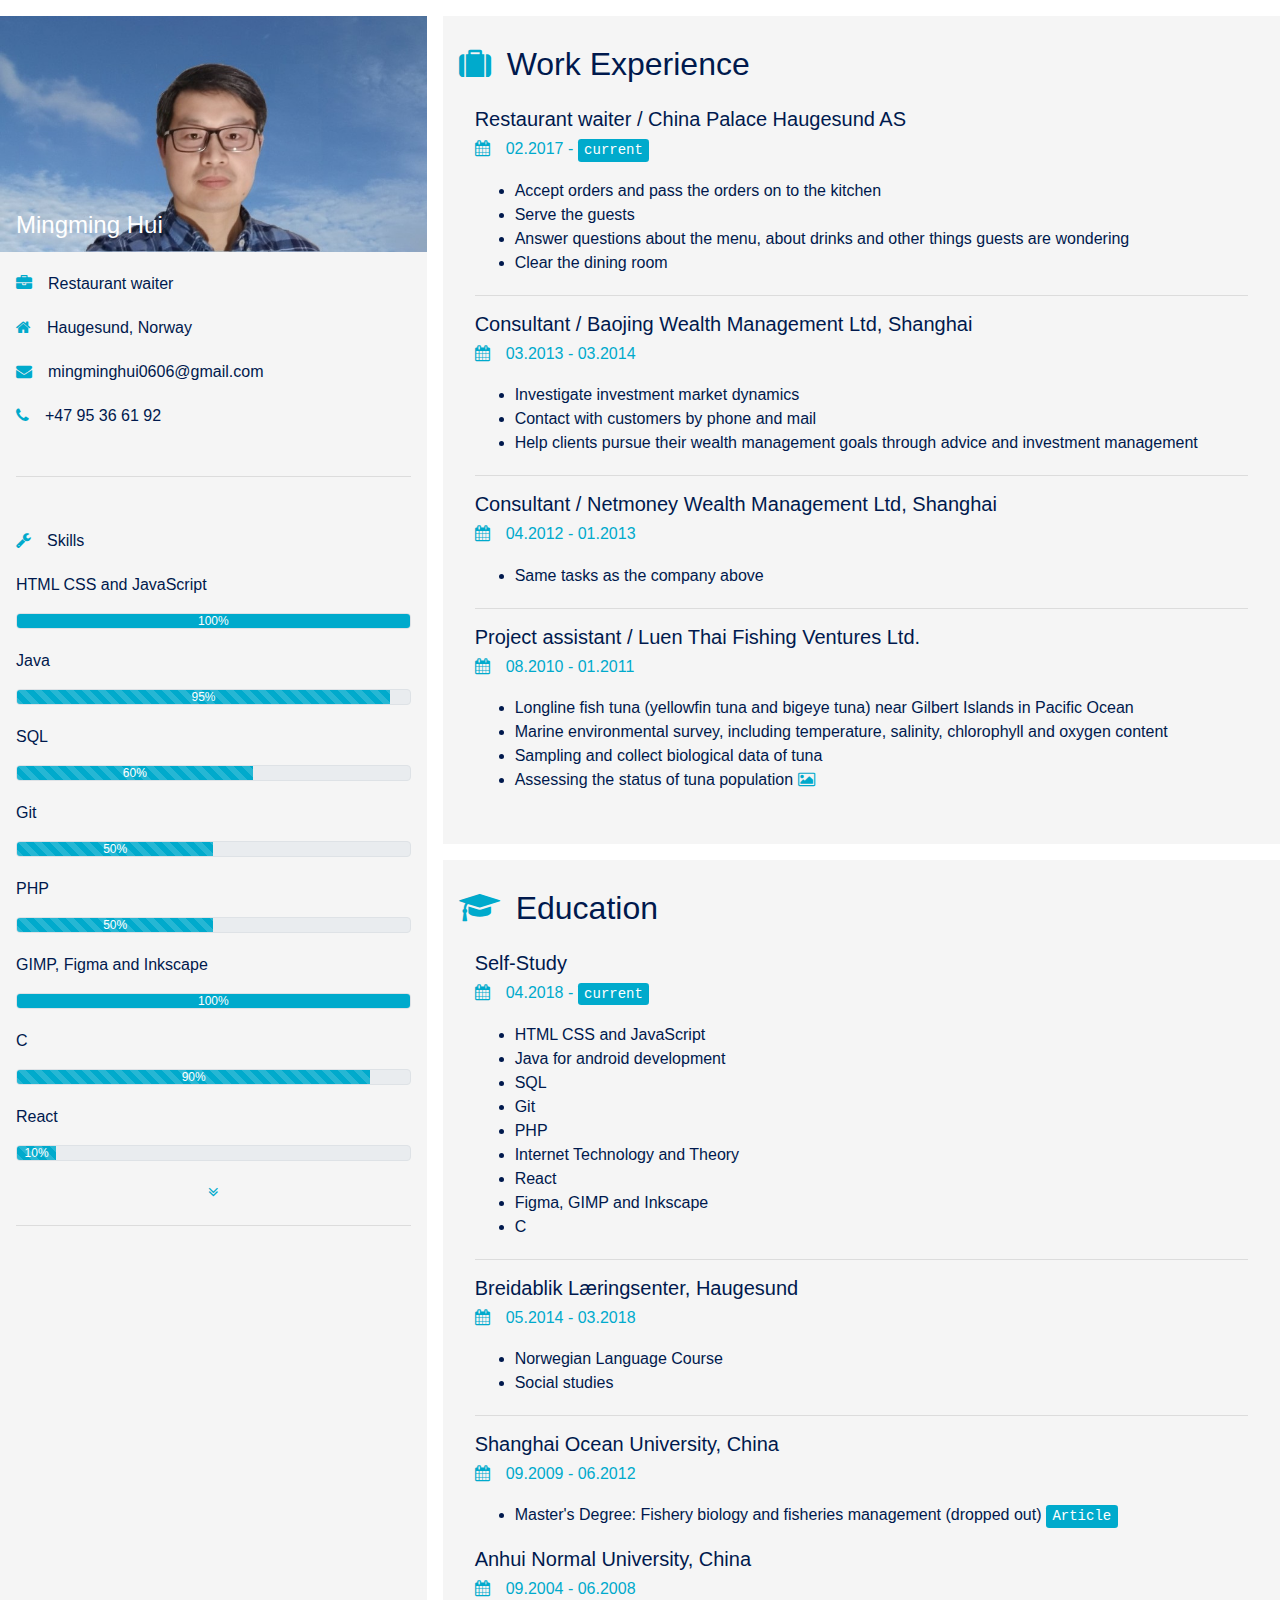
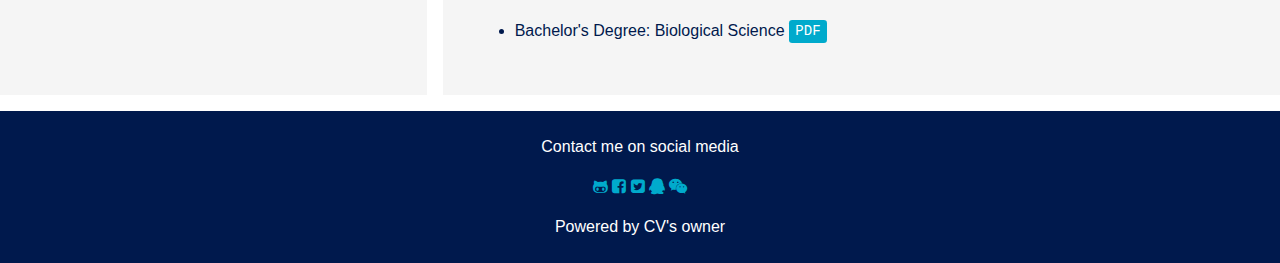
<file: index.html>
<!DOCTYPE html>
<html lang="en">
	<head>
		<title>CV</title>
		<meta charset="utf-8"> 
		<meta name="viewport" content="width=device-width, initial-scale=1">
		<link rel="stylesheet" href="https://maxcdn.bootstrapcdn.com/bootstrap/4.3.1/css/bootstrap.min.css">
		<link rel="stylesheet" href="https://cdnjs.cloudflare.com/ajax/libs/font-awesome/4.7.0/css/font-awesome.min.css">
		<script src="https://ajax.googleapis.com/ajax/libs/jquery/3.4.1/jquery.min.js"></script>
		<script src="https://cdnjs.cloudflare.com/ajax/libs/popper.js/1.14.7/umd/popper.min.js"></script>
		<script src="https://maxcdn.bootstrapcdn.com/bootstrap/4.3.1/js/bootstrap.min.js"></script>
		<link href="extra/myCSS.css" type="text/css" rel="stylesheet" />	
		<script src="extra/myScript.js" type="text/javascript"></script>	
	</head>
	<body>
		<div id="container" class="row my-3 mx-auto" style="max-width:1300px;">
			<div class="col-md-4 p-0 myBackGround" >
				<!--pic-->
				<div style="position:relative;">
					<div style="position:absolute; bottom:4px; left:16px;">
						<h4 style="color:white;">Mingming Hui</h4>
					</div>
					<img src="extra/avatar.jpg" style="width:100%;" />	
				</div>
				<!--contact-->
				<div class="m-3">
					<p><i class="fa fa-briefcase mr-3"></i>Restaurant waiter</p>
					<p><i class="fa fa-home mr-3"></i>Haugesund, Norway</p>
					<p><i class="fa fa-envelope mr-3"></i><a href="mailto:mingminghui0606@gmail.com">mingminghui0606@gmail.com</a></p>
					<p><i class="fa fa-phone mr-3"></i>+47 95 36 61 92</p>
				</div>
				<div class="p-3">
					<hr />
				</div>
				<!--skill and languages-->
				<div class="m-3">
					<p><i class="fa fa-wrench mr-3"></i>Skills</p>
					<p>HTML CSS and JavaScript</p>
						<div class="progress border">
							<div class="progress-bar mycolor" style="width:100%">100%</div>
						</div>
					<p>Java</p>
						<div class="progress border">
							<div class="progress-bar progress-bar-striped progress-bar-animated mycolor" style="width:95%">95%</div>
						</div>
					<p>SQL</p>
						<div class="progress border">
							<div class="progress-bar progress-bar-striped progress-bar-animated mycolor" style="width:60%">60%</div>
						</div>
					<p>Git</p>
						<div class="progress border">
							<div class="progress-bar progress-bar-striped progress-bar-animated mycolor" style="width:50%">50%</div>
						</div>
					<p>PHP</p>
						<div class="progress border">
							<div class="progress-bar progress-bar-striped progress-bar-animated mycolor" style="width:50%">50%</div>
						</div>
					<p>GIMP, Figma and Inkscape</p>
						<div class="progress border">
							<div class="progress-bar mycolor" style="width:100%">100%</div>
						</div>
					<p>C</p>
						<div class="progress border">
							<div class="progress-bar progress-bar-striped progress-bar-animated mycolor" style="width:90%">90%</div>
						</div>
					<p>React</p>
						<div class="progress border">
							<div class="progress-bar progress-bar-striped progress-bar-animated mycolor" style="width:10%">10%</div>
						</div>
					<p><div id="myclick" style="text-align:center;" data-toggle="collapse" data-target="#demo" style="border:none;background-color:hsla(270,0%,80%,0);"><i id="icon" class="fa fa-angle-double-down px-1" ></i></div></p>
						<div id="demo" class="collapse">
							<p>Photography</p>
								<div class="progress border">
									<div class="progress-bar mycolor" style="width:100%">100%</div>
								</div>
							<p>Chinese food</p>
								<div class="progress border">
									<div class="progress-bar mycolor" style="width:100%">100%</div>
								</div>
						</div>
					<hr />
				</div>
			</div> 
			<div class="col-md-8 p-0" >
				<div id="col_8_1" class="ml-3 p-3 myBackGround">
					<h2 ><i class="fa fa-suitcase mr-3 mt-3"></i>Work Experience</h2>
						<div class="p-3">
							<h5 >Restaurant waiter / <a href="" data-toggle="modal" data-target="#myModal">China Palace Haugesund AS</a></h5>
							<h6><i class="fa fa-calendar mr-3"></i>02.2017 - <kbd>current</kbd></h6>
								<p> 
									<ul>
										<li>Accept orders and pass the orders on to the kitchen</li>
										<li>Serve the guests</li>
										<li>Answer questions about the menu, about drinks and other things guests are wondering</li>
										<li>Clear the dining room</li>
									</ul>
								</p>
							<hr />
							<h5>Consultant / <a href="#" data-toggle="tooltip" title="&#9888">Baojing Wealth Management Ltd, Shanghai</a></h5>
							<h6><i class="fa fa-calendar mr-3"></i>03.2013 - 03.2014</h6>
								<p> 
									<ul>
										<li>Investigate investment market dynamics</li>
										<li>Contact with customers by phone and mail</li>
										<li>Help clients pursue their wealth management goals through advice and investment management </li>
									</ul>
								</p>
							<hr />
							<h5> Consultant / <a href="https://www.netmoneysh.com" data-toggle="tooltip" title="&#9888 www.netmoneysh.com" >Netmoney Wealth Management Ltd, Shanghai</a></h5>	
							<h6><i class="fa fa-calendar mr-3"></i>04.2012 - 01.2013</h6>
								<p>
									<ul>
										<li>Same tasks as the company above </i>
									</ul>
								</p>
							<hr />
							<h5>Project assistant / <a href="http://182.61.172.100/">Luen Thai Fishing Ventures Ltd.</a></h5>
							<h6><i class="fa fa-calendar mr-3"></i>08.2010 - 01.2011</h6>
								<p>
									<ul>
										<li>Longline fish tuna (yellowfin tuna and bigeye tuna) near Gilbert Islands in Pacific Ocean</li>
										<li>Marine environmental survey, including temperature, salinity, chlorophyll and oxygen content </li>
										<li>Sampling and collect biological data of tuna </li>
										<li>Assessing the status of tuna population <a href="view_po.html" class="withLink"><i class="fa fa-picture-o"></i></a></li>
									</ul>
								</p>
						</div>
					
				</div>
				<div id="col_8_2" class="ml-3 mt-3 p-3 myBackGround">
					<h2 ><i class="fa fa-graduation-cap mr-3 mt-3"></i>Education</h2>
						<div class="p-3">
							<h5><a href="https://www.w3schools.com/">Self-Study</a></h5>
							<h6><i class="fa fa-calendar mr-3"></i>04.2018 - <kbd>current</kbd></h6>
								<p> 
									<ul>
										<li>HTML CSS and JavaScript</li>
										<li>Java for android development</li>
										<li>SQL</li>
										<li>Git</li>
										<li>PHP</li>
										<li>Internet Technology and Theory</li>
										<li>React</li>
										<li>Figma, GIMP and Inkscape</li>
										<li>C</li>
									</ul>
								</p>
							<hr />
							<h5><a href="https://www.haugesund.kommune.no/breidablik">Breidablik Læringsenter, Haugesund</a></h5>
							<h6><i class="fa fa-calendar mr-3"></i>05.2014 - 03.2018</h6>
								<p>
									<ul>
										<li>Norwegian Language Course</li>
										<li>Social studies</li>
									</ul>
								</p>
							<hr />
							<h5><a href="https://www.shou.edu.cn/eng/">Shanghai Ocean University, China</a></h5>
							<h6><i class="fa fa-calendar mr-3"></i>09.2009 - 06.2012</h6>
								<p> 
									<ul>
										<li>Master's Degree: Fishery biology and fisheries management (dropped out) <a href="http://www.aquaticjournal.com/article/hyyy/2012/2/145"><kbd class="withLink">Article</kbd></a></li>
									</ul>
								</p>
							<h5><a href="https://en.wikipedia.org/wiki/Anhui_Normal_University">Anhui Normal University, China</a></h5>
							<h6><i class="fa fa-calendar mr-3"></i>09.2004 - 06.2008</h6>
								<p>
									<ul>
										<li>Bachelor's Degree: Biological Science <a href="extra/academic_record.pdf"><kbd class="withLink">PDF</kbd></a></li>
									</ul>
								</p>
						</div>
				</div>
			</div>
		</div>
		<!-- The Modal -->
		<div class="modal" id="myModal">
			<div class="modal-dialog">
				<div class="modal-content">
					<div class="modal-header">
						<h4 class="modal-title ml-5">China House, Haugesund</h4>
						<button type="button" class="close" data-dismiss="modal">&times;</button>
					</div>
					<div class="modal-body ml-5">
						<p><i class="fa fa-phone mr-3"></i>+47 52 71 56 57</p>
						<p><i class="fa fa-map-marker mr-3"></i>Strandgata 177, 5525 Haugesund</p>
					</div>
				</div>
			</div>
		</div>
		<footer class="p-1">
			<p>Contact me on social media<br />
				<div>
					<i class="fa fa-github-alt"></i> <i class="fa fa-facebook-square"></i> <i class="fa fa-twitter-square"></i> <i class="fa fa-qq"></i> <i class="fa fa-weixin"></i>
				</div>
				<div>
					Powered by CV's owner
				</div>
			</p>
		</footer>
	</body>
</html>
</file>
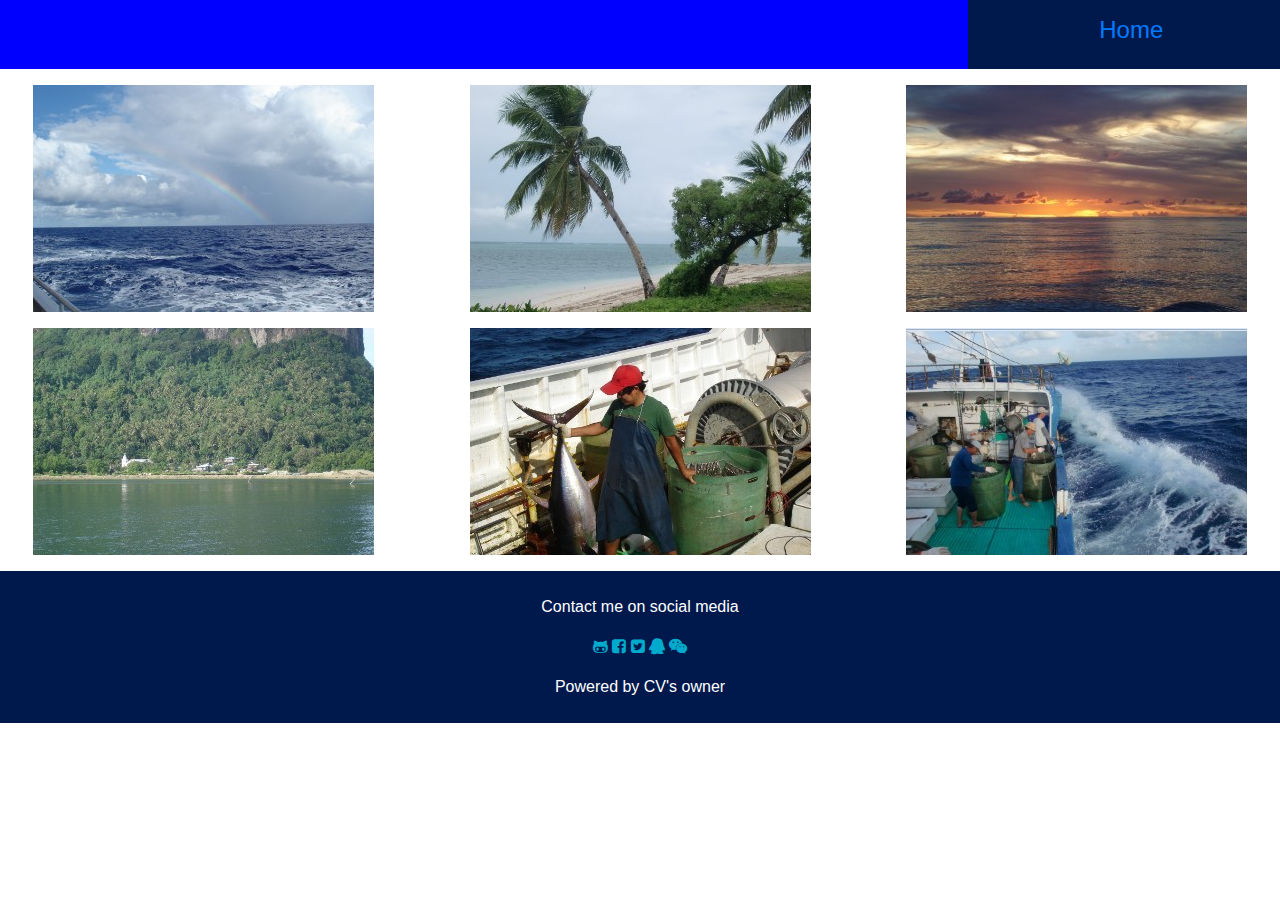
<file: view_po.html>
<!doctype html>
<html lang="en">
	<head>
		<title>View of the Pacific Ocean</title>
		<meta charset="utf-8" />
		<meta name="viewport" content="width=device-width, initial-scale=1" />
		<link rel="stylesheet" href="https://maxcdn.bootstrapcdn.com/bootstrap/4.3.1/css/bootstrap.min.css">
		<link rel="stylesheet" href="https://cdnjs.cloudflare.com/ajax/libs/font-awesome/4.7.0/css/font-awesome.min.css">
		<script src="https://ajax.googleapis.com/ajax/libs/jquery/3.4.1/jquery.min.js"></script>
		<script src="https://cdnjs.cloudflare.com/ajax/libs/popper.js/1.14.7/umd/popper.min.js"></script>
		<script src="https://maxcdn.bootstrapcdn.com/bootstrap/4.3.1/js/bootstrap.min.js"></script>
		<link href="extra/myCSS02.css" type="text/css" rel="stylesheet" />
	</head>
	<body>
		<div id="page">
			<header>
				<nav class="row">
					<div class="col-md-9" style="background-color:blue;">
					</div>
					<div class="col-md-3">
						<h4 class="py-3">
							<a href="index.html">Home</a>
						</h4>
					</div>
				</nav>
			</header>
			<div id="content" class="mx-auto mb-3" style="max-width:1300px;">
				<div class="row">
					<div class="col-sm">
						<img src="extra/img1.jpg" class="mx-auto d-block mt-3" data-toggle="modal" data-target="#myModal_1" />
					</div>
					<div class="col-sm">
						<img src="extra/img2.jpg" class="mx-auto d-block mt-3" data-toggle="modal" data-target="#myModal_2" />
					</div>
					<div class="col-sm">
						<img src="extra/img3.jpg" class="mx-auto d-block mt-3" data-toggle="modal" data-target="#myModal_3" />
					</div>
				</div>
				
				<div class="row">
					<div class="col-sm">
						<img src="extra/img4.jpg" class="mx-auto d-block mt-3" data-toggle="modal" data-target="#myModal_4" />
					</div>
					<div class="col-sm">
						<img src="extra/img5.jpg" class="mx-auto d-block mt-3" data-toggle="modal" data-target="#myModal_5"/>
					</div>
					<div class="col-sm">
						<img src="extra/img6.jpg" class="mx-auto d-block mt-3" data-toggle="modal" data-target="#myModal_6"/>
					</div>
				</div>
			</div>
			
			<div class="modal" id="myModal_1">
				<div class="modal-dialog" style="max-width:1200px;">
					<div class="modal-content">
						<div>
							<div class="close" data-dismiss="modal">&times;</div>
							<img src="extra/img1_wide.jpg" />
						</div>
					</div>
				</div>
			</div>
			<div class="modal" id="myModal_2">
				<div class="modal-dialog" style="max-width:1200px;">
					<div class="modal-content">
						<div>
							<div class="close" data-dismiss="modal">&times;</div>
							<img src="extra/img2_wide.jpg" />
						</div>
					</div>
				</div>
			</div>
			<div class="modal" id="myModal_3">
				<div class="modal-dialog" style="max-width:1200px;">
					<div class="modal-content">
						<div>
							<div class="close" data-dismiss="modal">&times;</div>
							<img src="extra/img3_wide.jpg" />
						</div>
					</div>
				</div>
			</div>
			<div class="modal" id="myModal_4">
				<div class="modal-dialog" style="max-width:1200px;">
					<div class="modal-content">
						<div>
							<div class="close" data-dismiss="modal">&times;</div>
							<img src="extra/img4_wide.jpg"/>
						</div>
					</div>
				</div>
			</div>
			<div class="modal" id="myModal_5">
				<div class="modal-dialog" style="max-width:1200px;">
					<div class="modal-content">
						<div>
							<div class="close" data-dismiss="modal">&times;</div>
							<img src="extra/img5_wide.jpg" />
						</div>
					</div>
				</div>
			</div>
			<div class="modal" id="myModal_6">
				<div class="modal-dialog" style="max-width:1200px;">
					<div class="modal-content">
						<div >
							<div class="close" data-dismiss="modal">&times;</div>
							<img src="extra/img6_wide.jpg" />
						</div>
					</div>
				</div>
			</div>
			<footer class="p-1">
				<p>Contact me on social media<br />
					<div>
						<i class="fa fa-github-alt"></i> <i class="fa fa-facebook-square"></i> <i class="fa fa-twitter-square"></i> <i class="fa fa-qq"></i> <i class="fa fa-weixin"></i>
					</div>
					<div>
						Powered by CV's owner
					</div>
				</p>
			</footer>
		</div>
	</body>
</html>
</file>
<file: extra/myCSS.css>
body{
		font-family:arial;
		color:hsla(220,100%,15%,100%);}	
	footer{
		color:white;
		text-align:center;
		background-color:hsla(220,100%,15%,100%);}
	p{
		margin-top:20px;}	
	i,h6{
		color:hsla(190,100%,40%,1);}
	kbd,.progress-bar{
		background-color:hsla(190,100%,40%,1);}
	.withLink:hover{
		box-shadow:2px 2px 7px #111111;
		text-decoration: underline;}
	.myBackGround{
				background-color:hsla(270,0%,80%,0.2);}
	footer  div{
		margin-top:1em;}
	a:link,a:visited {
		color:hsla(220,100%,15%,100%);
		text-decoration: none;}
	a:hover,#icon:hover {
		color: hsla(220,100%,15%,50%);
		text-decoration: none;}
</file>
<file: extra/myCSS02.css>
body{
		font-family:arial;
		color:white;}
	header,footer{
		text-align:center;
		background-color:hsla(220,100%,15%,100%);}
	nav{
		text-align:center;}
	p{
		margin-top:20px;} 
	i{ 
		color:hsla(190,100%,40%,1);}
	footer div{
		margin-top:1em;}
	a:link,a:visited {
		background-color: transparent;
		text-decoration: none;}
	a:hover{
		color: hsla(220,100%,30%,100%);
		text-decoration: none;}
	.row img:hover{
		cursor:pointer;
		box-shadow:2px 2px 7px #111111;}
	.close:hover{
		cursor:pointer;
		color:white;
		text-shadow:2px 2px 7px #111111;}
	.close{
		position:absolute; top:4px; right:16px;
		color:black;
		text-shadow:2px 2px 1px white;}
	/*add animation*/
	.modal-content{
		-webkit-animation-name: zoom;
		-webkit-animation-duration: 1.7s;
		animation-name: zoom;
		animation-duration: 1.7s;}
			
	@-webkit-keyframes zoom {
		from {-webkit-transform:scale(0)} 
			to {-webkit-transform:scale(1)}}
	@keyframes zoom {
		from {transform:scale(0)} 
		to {transform:scale(1)}}
	/*animation end*/
	.modal-content img{
		width:100%;}
	.modal-content>div{
		position:relative;}
</file>
